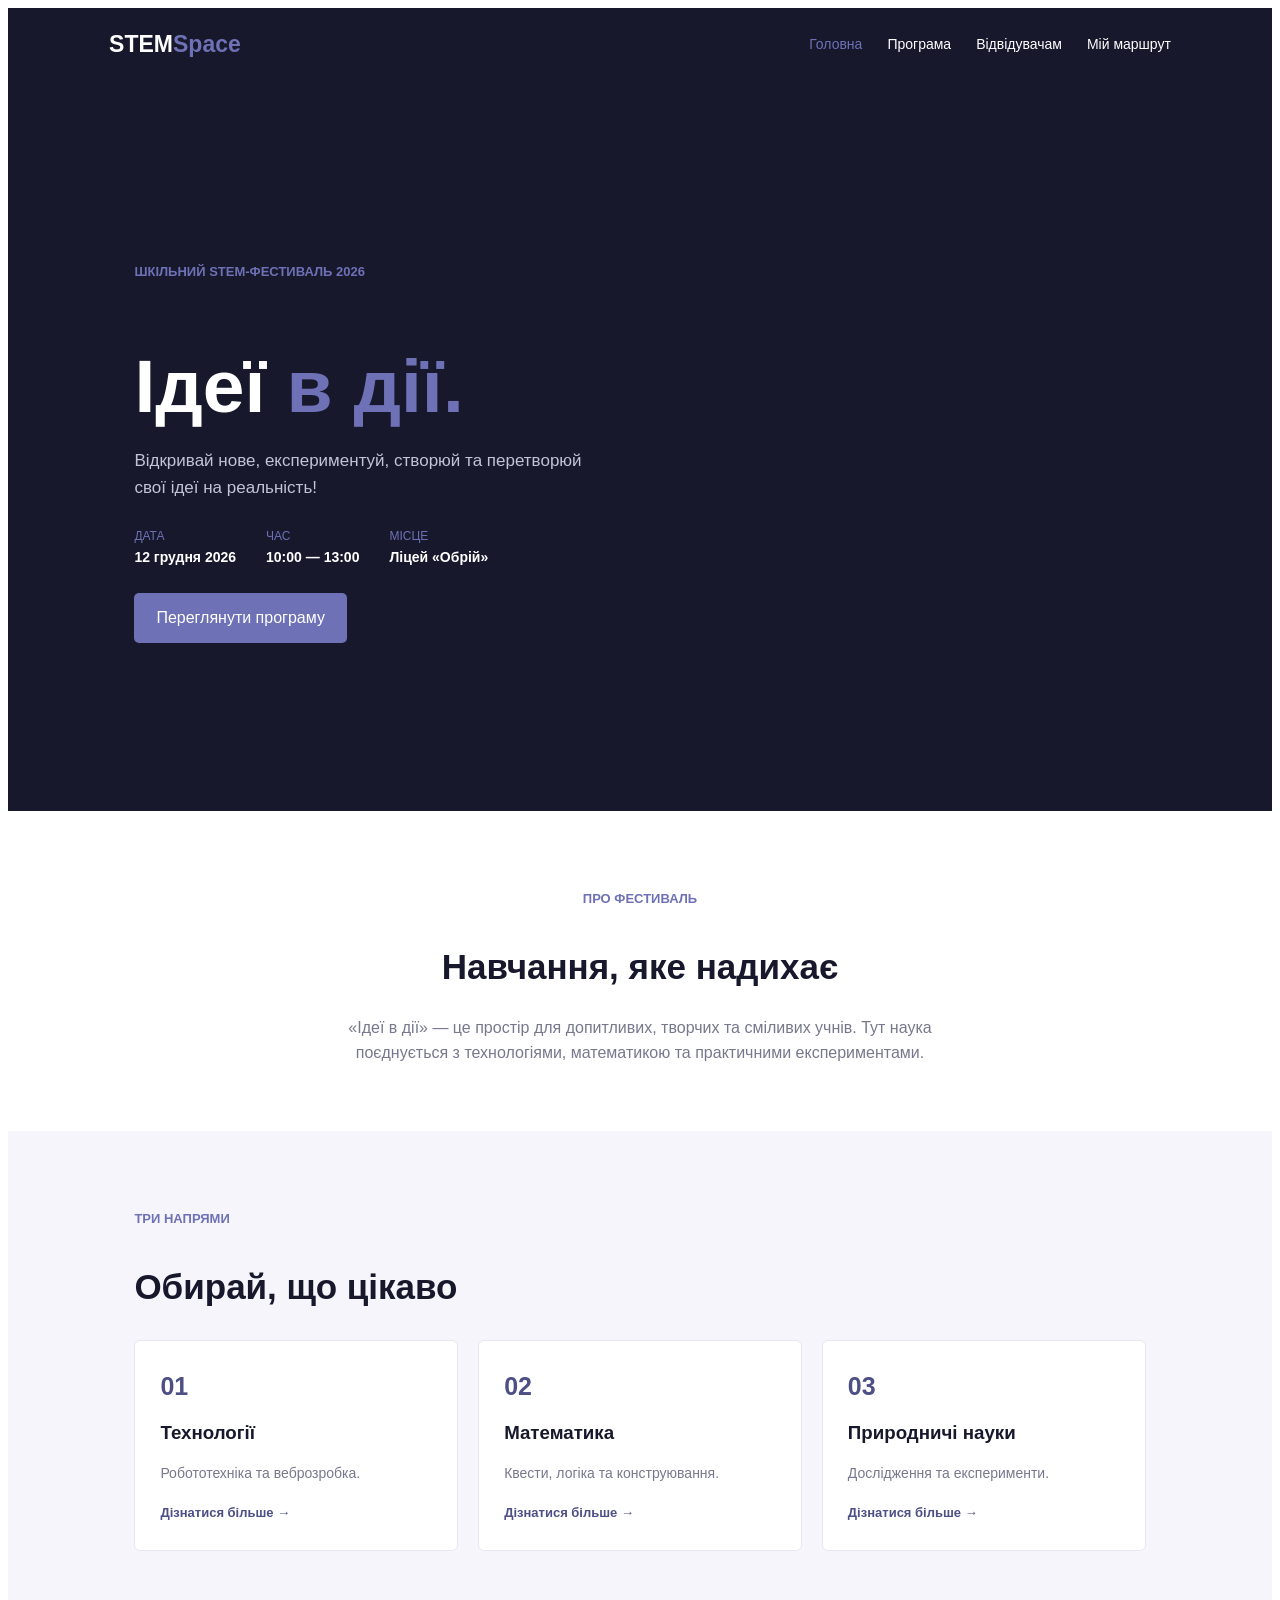
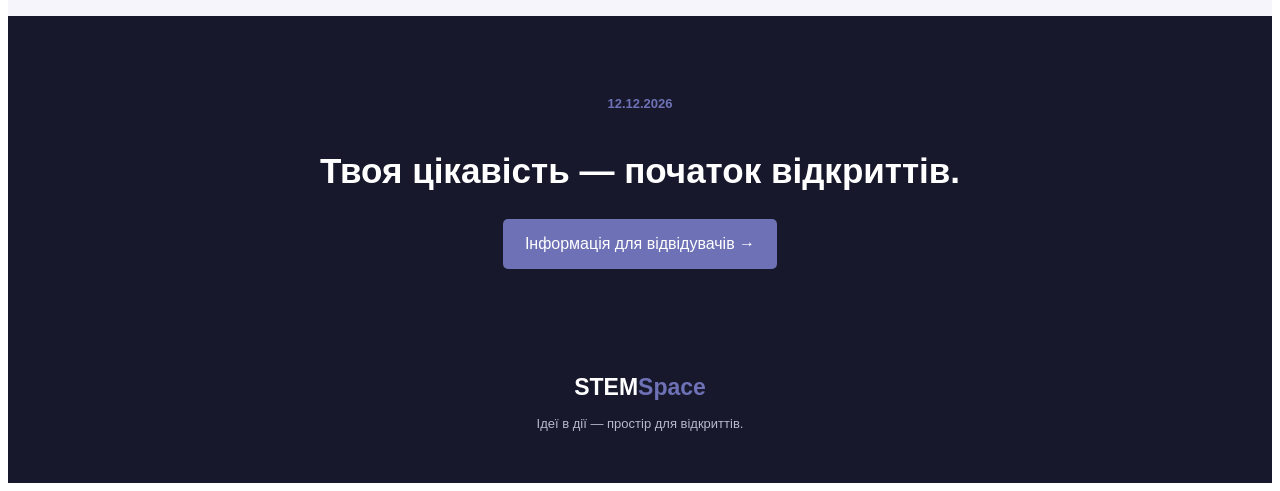
<file: index.html>
<!DOCTYPE html>
<html lang="uk">
<head>
    <meta charset="UTF-8">
    <meta name="viewport" content="width=device-width, initial-scale=1.0">
    <title>Ідеї в дії</title>
    <link rel="stylesheet" href="style.css">
</head>
<body>

<header>
    <a href="index.html" class="logo">STEM<span>Space</span></a>

    <nav>
        <a href="index.html" class="active">Головна</a>
        <a href="program.html">Програма</a>
        <a href="visitors.html">Відвідувачам</a>
        <a href="route.html">Мій маршрут</a>
    </nav>
</header>

<main>
    <section class="hero">
        <div class="hero-box">
            <p class="tag">ШКІЛЬНИЙ STEM-ФЕСТИВАЛЬ 2026</p>

            <h1>Ідеї <span>в дії.</span></h1>

            <p class="desc">
                Відкривай нове, експериментуй, створюй
                та перетворюй свої ідеї на реальність!
            </p>

            <div class="info">
                <div>
                    <span>ДАТА</span>
                    <strong>12 грудня 2026</strong>
                </div>

                <div>
                    <span>ЧАС</span>
                    <strong>10:00 — 13:00</strong>
                </div>

                <div>
                    <span>МІСЦЕ</span>
                    <strong>Ліцей «Обрій»</strong>
                </div>
            </div>

            <a href="program.html" class="btn">
                Переглянути програму 
            </a>
        </div>
    </section>

    <section class="about">
        <p class="tag">ПРО ФЕСТИВАЛЬ</p>

        <h2>Навчання, яке надихає</h2>

        <p>
            «Ідеї в дії» — це простір для допитливих,
            творчих та сміливих учнів. Тут наука
            поєднується з технологіями, математикою
            та практичними експериментами.
        </p>
    </section>

    <section class="directions">
        <p class="tag">ТРИ НАПРЯМИ</p>

        <h2>Обирай, що цікаво</h2>

        <div class="grid-cards">
            <a href="program.html#technology" class="card">
                <span>01</span>
                <h3>Технології</h3>
                <p>Робототехніка та веброзробка.</p>
                <b>Дізнатися більше →</b>
            </a>

            <a href="program.html#math" class="card">
                <span>02</span>
                <h3>Математика</h3>
                <p>Квести, логіка та конструювання.</p>
                <b>Дізнатися більше →</b>
            </a>

            <a href="program.html#science" class="card">
                <span>03</span>
                <h3>Природничі науки</h3>
                <p>Дослідження та експерименти.</p>
                <b>Дізнатися більше →</b>
            </a>
        </div>
    </section>

    <section class="cta">
        <p class="tag">12.12.2026</p>
        <h2>Твоя цікавість — початок відкриттів.</h2>
        <a href="visitors.html" class="btn">
            Інформація для відвідувачів →
        </a>
    </section>
</main>

<footer>
    <a href="index.html" class="logo">STEM<span>Space</span></a>
    <p>Ідеї в дії — простір для відкриттів.</p>
</footer>

</body>
</html>
</file>
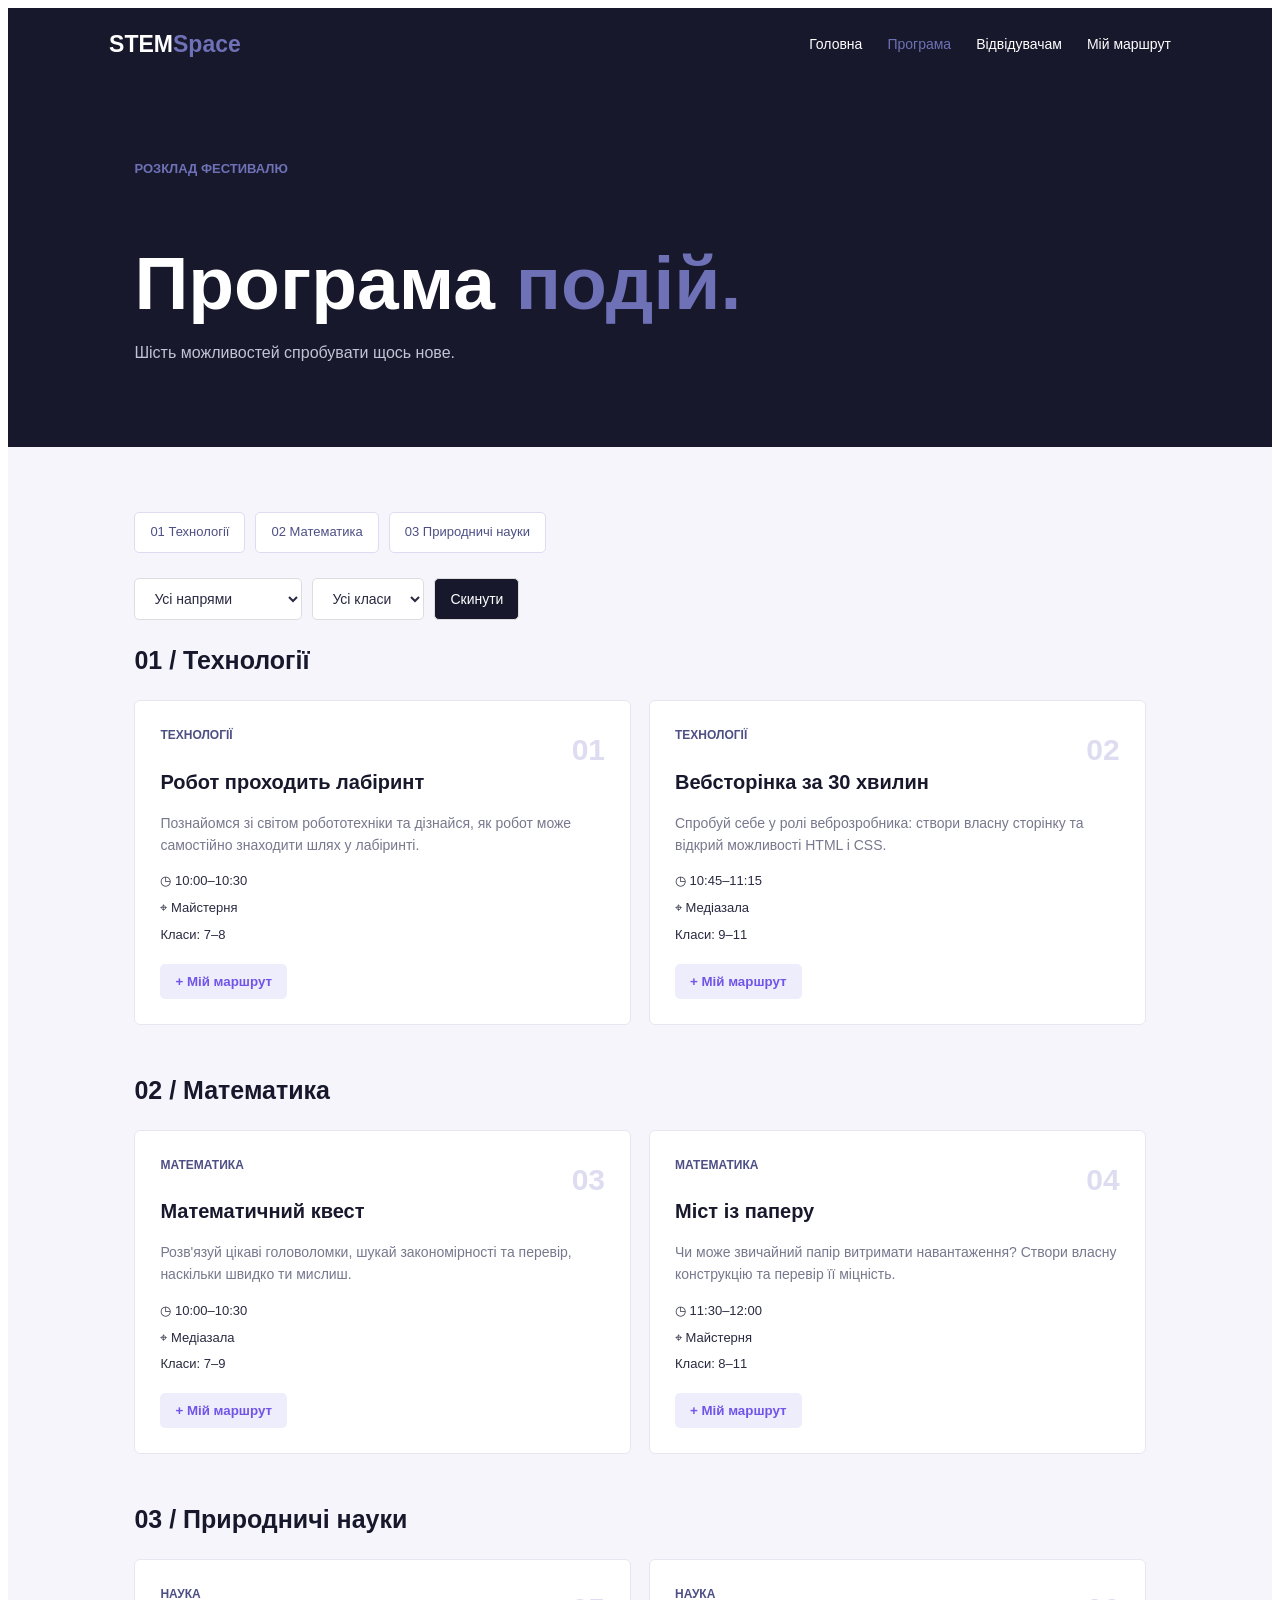
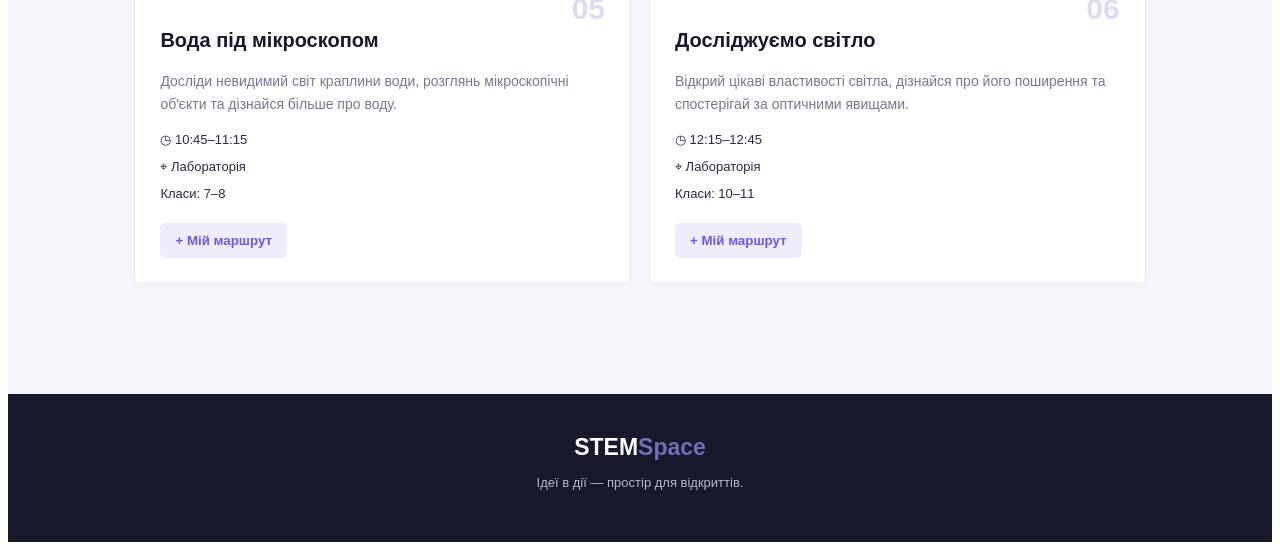
<file: program.html>
<!DOCTYPE html>
<html lang="uk">
<head>
    <meta charset="UTF-8">
    <meta name="viewport" content="width=device-width, initial-scale=1.0">
    <title>Програма — Ідеї в дії</title>
    <link rel="stylesheet" href="style.css">
</head>
<body>

<header>
    <a href="index.html" class="logo">STEM<span>Space</span></a>

    <nav>
        <a href="index.html">Головна</a>
        <a href="program.html" class="active">Програма</a>
        <a href="visitors.html">Відвідувачам</a>
        <a href="route.html">Мій маршрут</a>
    </nav>
</header>

<main>
    <section class="page-top">
        <p class="tag">РОЗКЛАД ФЕСТИВАЛЮ</p>
        <h1>Програма <span>подій.</span></h1>
        <p>Шість можливостей спробувати щось нове.</p>
    </section>

    <section class="program">
        <div class="dir-links">
            <a href="#technology">01 Технології</a>
            <a href="#math">02 Математика</a>
            <a href="#science">03 Природничі науки</a>
        </div>

        <div class="filters">
            <select id="directionFilter">
                <option value="all">Усі напрями</option>
                <option value="technology">Технології</option>
                <option value="math">Математика</option>
                <option value="science">Природничі науки</option>
            </select>

            <select id="classFilter">
                <option value="all">Усі класи</option>
                <option value="7">7 клас</option>
                <option value="8">8 клас</option>
                <option value="9">9 клас</option>
                <option value="10">10 клас</option>
                <option value="11">11 клас</option>
            </select>

            <button id="resetFilters">Скинути</button>
        </div>

        <p id="eventCounter" class="counter"></p>

        <div id="eventsContainer">

            <div class="group" id="technology">
                <h2>01 / Технології</h2>

                <div class="events-grid">

                    <article class="event-card"
                        data-direction="technology"
                        data-classes="7,8">
                        <span class="num">01</span>
                        <span class="label">ТЕХНОЛОГІЇ</span>
                        <h3>Робот проходить лабіринт</h3>
                        <p>
                            Познайомся зі світом робототехніки
                            та дізнайся, як робот може самостійно
                            знаходити шлях у лабіринті.
                        </p>
                        <div class="details">
                            <span>◷ 10:00–10:30</span>
                            <span>⌖ Майстерня</span>
                            <span>Класи: 7–8</span>
                        </div>
                        <button class="route-btn">+ Мій маршрут</button>
                    </article>

                    <article class="event-card"
                        data-direction="technology"
                        data-classes="9,10,11">
                        <span class="num">02</span>
                        <span class="label">ТЕХНОЛОГІЇ</span>
                        <h3>Вебсторінка за 30 хвилин</h3>
                        <p>
                            Спробуй себе у ролі веброзробника:
                            створи власну сторінку та відкрий
                            можливості HTML і CSS.
                        </p>
                        <div class="details">
                            <span>◷ 10:45–11:15</span>
                            <span>⌖ Медіазала</span>
                            <span>Класи: 9–11</span>
                        </div>
                        <button class="route-btn">+ Мій маршрут</button>
                    </article>

                </div>
            </div>

            <div class="group" id="math">
                <h2>02 / Математика</h2>

                <div class="events-grid">

                    <article class="event-card"
                        data-direction="math"
                        data-classes="7,8,9">
                        <span class="num">03</span>
                        <span class="label">МАТЕМАТИКА</span>
                        <h3>Математичний квест</h3>
                        <p>
                            Розв'язуй цікаві головоломки,
                            шукай закономірності та перевір,
                            наскільки швидко ти мислиш.
                        </p>
                        <div class="details">
                            <span>◷ 10:00–10:30</span>
                            <span>⌖ Медіазала</span>
                            <span>Класи: 7–9</span>
                        </div>
                        <button class="route-btn">+ Мій маршрут</button>
                    </article>

                    <article class="event-card"
                        data-direction="math"
                        data-classes="8,9,10,11">
                        <span class="num">04</span>
                        <span class="label">МАТЕМАТИКА</span>
                        <h3>Міст із паперу</h3>
                        <p>
                            Чи може звичайний папір витримати
                            навантаження? Створи власну
                            конструкцію та перевір її міцність.
                        </p>
                        <div class="details">
                            <span>◷ 11:30–12:00</span>
                            <span>⌖ Майстерня</span>
                            <span>Класи: 8–11</span>
                        </div>
                        <button class="route-btn">+ Мій маршрут</button>
                    </article>

                </div>
            </div>

            <div class="group" id="science">
                <h2>03 / Природничі науки</h2>

                <div class="events-grid">

                    <article class="event-card"
                        data-direction="science"
                        data-classes="7,8">
                        <span class="num">05</span>
                        <span class="label">НАУКА</span>
                        <h3>Вода під мікроскопом</h3>
                        <p>
                            Досліди невидимий світ краплини води,
                            розглянь мікроскопічні об'єкти
                            та дізнайся більше про воду.
                        </p>
                        <div class="details">
                            <span>◷ 10:45–11:15</span>
                            <span>⌖ Лабораторія</span>
                            <span>Класи: 7–8</span>
                        </div>
                        <button class="route-btn">+ Мій маршрут</button>
                    </article>

                    <article class="event-card"
                        data-direction="science"
                        data-classes="10,11">
                        <span class="num">06</span>
                        <span class="label">НАУКА</span>
                        <h3>Досліджуємо світло</h3>
                        <p>
                            Відкрий цікаві властивості світла,
                            дізнайся про його поширення
                            та спостерігай за оптичними явищами.
                        </p>
                        <div class="details">
                            <span>◷ 12:15–12:45</span>
                            <span>⌖ Лабораторія</span>
                            <span>Класи: 10–11</span>
                        </div>
                        <button class="route-btn">+ Мій маршрут</button>
                    </article>

                </div>
            </div>

        </div>

        <p id="noResults" class="empty-msg" hidden>
            Подій за такими параметрами не знайдено.
            Спробуй змінити фільтри.
        </p>
    </section>
</main>

<footer>
    <a href="index.html" class="logo">STEM<span>Space</span></a>
    <p>Ідеї в дії — простір для відкриттів.</p>
</footer>

<script src="script.js"></script>
</body>
</html>
</file>
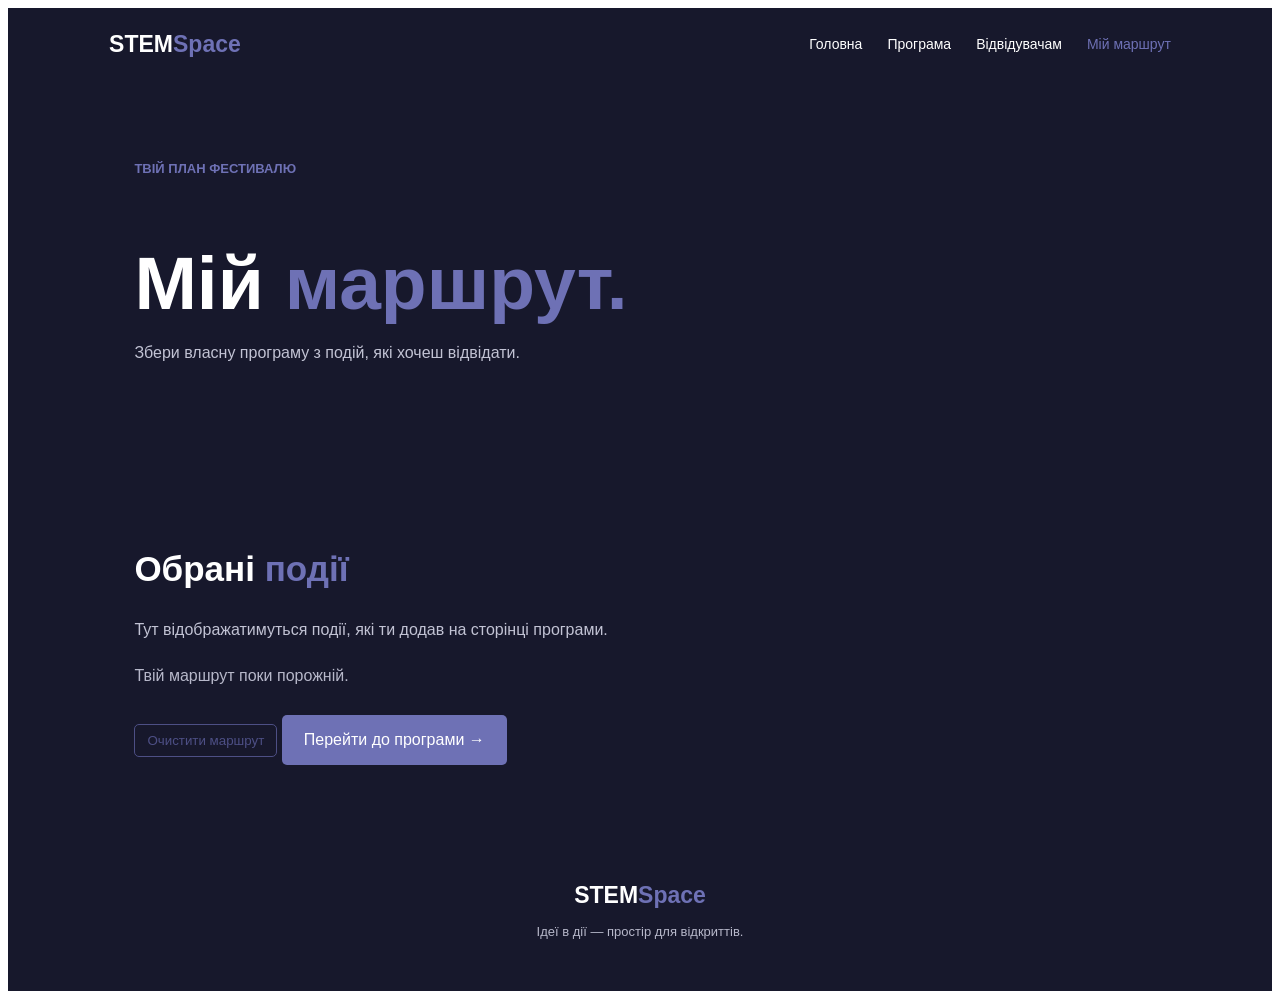
<file: route.html>
<!DOCTYPE html>
<html lang="uk">
<head>
    <meta charset="UTF-8">
    <meta name="viewport" content="width=device-width, initial-scale=1.0">
    <title>Мій маршрут — Ідеї в дії</title>
    <link rel="stylesheet" href="style.css">
</head>
<body>

<header>
    <a href="index.html" class="logo">STEM<span>Space</span></a>

    <nav>
        <a href="index.html">Головна</a>
        <a href="program.html">Програма</a>
        <a href="visitors.html">Відвідувачам</a>
        <a href="route.html" class="active">Мій маршрут</a>
    </nav>
</header>

<main>
    <section class="page-top">
        <p class="tag">ТВІЙ ПЛАН ФЕСТИВАЛЮ</p>
        <h1>Мій <span>маршрут.</span></h1>
        <p>
            Збери власну програму з подій,
            які хочеш відвідати.
        </p>
    </section>

    <section class="my-route-sec">
        <h2>Обрані <span>події</span></h2>

        <p class="route-desc">
            Тут відображатимуться події, які ти додав
            на сторінці програми.
        </p>

        <div id="myRouteList">
            <p class="empty-route">Твій маршрут поки порожній.</p>
        </div>

        <button id="clearRoute" class="clear-btn">
            Очистити маршрут
        </button>

        <a href="program.html" class="btn">
            Перейти до програми →
        </a>
    </section>
</main>

<footer>
    <a href="index.html" class="logo">STEM<span>Space</span></a>
    <p>Ідеї в дії — простір для відкриттів.</p>
</footer>

<script src="script.js"></script>
</body>
</html>
</file>
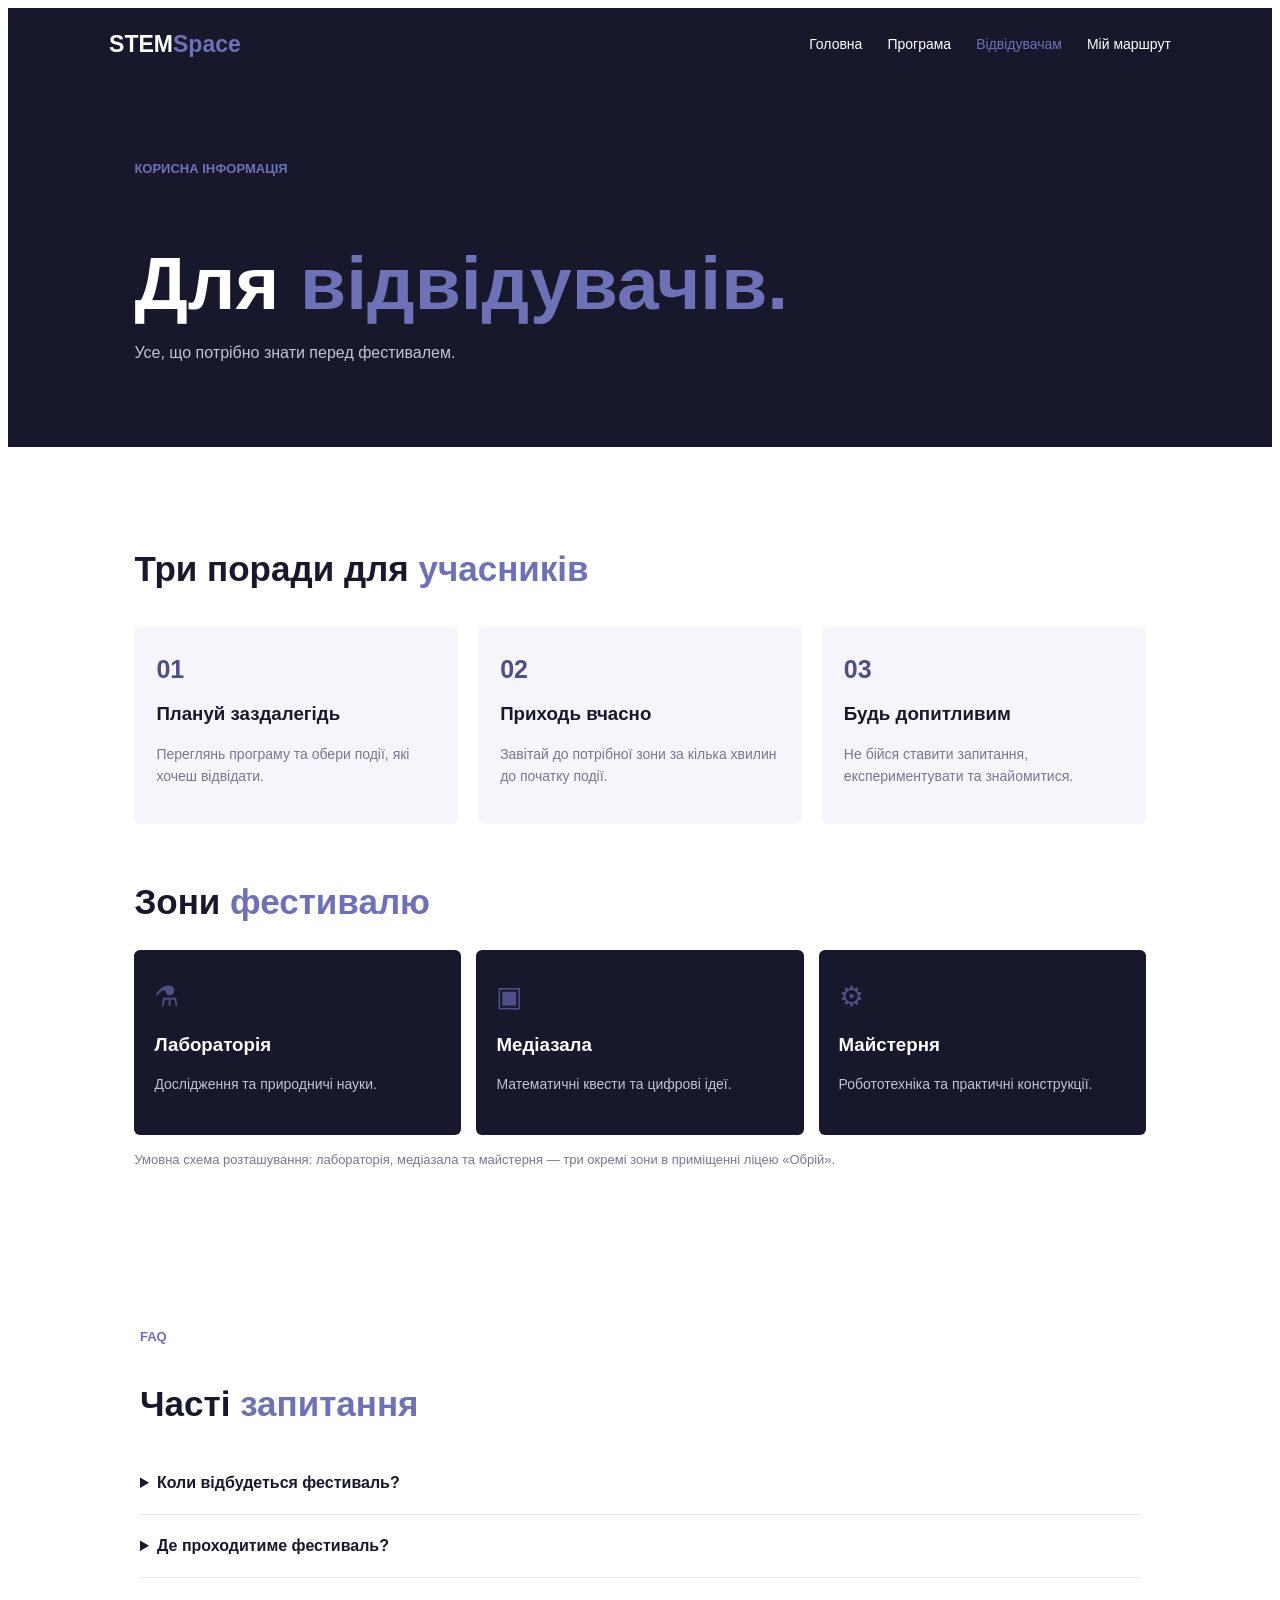
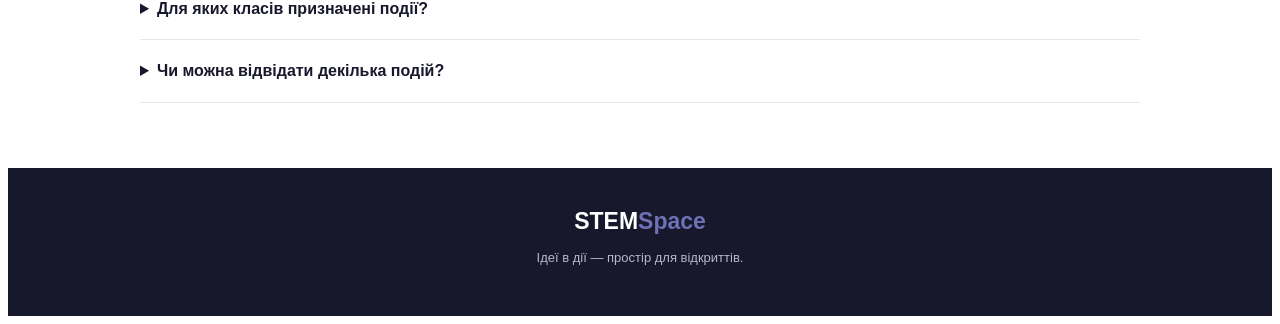
<file: visitors.html>
<!DOCTYPE html>
<html lang="uk">
<head>
    <meta charset="UTF-8">
    <meta name="viewport" content="width=device-width, initial-scale=1.0">
    <title>Відвідувачам — Ідеї в дії</title>
    <link rel="stylesheet" href="style.css">
</head>
<body>

<header>
    <a href="index.html" class="logo">STEM<span>Space</span></a>

    <nav>
        <a href="index.html">Головна</a>
        <a href="program.html">Програма</a>
        <a href="visitors.html" class="active">Відвідувачам</a>
        <a href="route.html">Мій маршрут</a>
    </nav>
</header>

<main>
    <section class="page-top">
        <p class="tag">КОРИСНА ІНФОРМАЦІЯ</p>
        <h1>Для <span>відвідувачів.</span></h1>
        <p>Усе, що потрібно знати перед фестивалем.</p>
    </section>

    <section class="visitors">
        <h2>Три поради для <span>учасників</span></h2>

        <div class="tips">
            <div class="tip">
                <span>01</span>
                <h3>Плануй заздалегідь</h3>
                <p>
                    Переглянь програму та обери події,
                    які хочеш відвідати.
                </p>
            </div>

            <div class="tip">
                <span>02</span>
                <h3>Приходь вчасно</h3>
                <p>
                    Завітай до потрібної зони за кілька
                    хвилин до початку події.
                </p>
            </div>

            <div class="tip">
                <span>03</span>
                <h3>Будь допитливим</h3>
                <p>
                    Не бійся ставити запитання,
                    експериментувати та знайомитися.
                </p>
            </div>
        </div>

        <h2>Зони <span>фестивалю</span></h2>

        <div class="zones">
            <div class="zone">
                <span>⚗</span>
                <h3>Лабораторія</h3>
                <p>Дослідження та природничі науки.</p>
            </div>

            <div class="zone">
                <span>▣</span>
                <h3>Медіазала</h3>
                <p>Математичні квести та цифрові ідеї.</p>
            </div>

            <div class="zone">
                <span>⚙</span>
                <h3>Майстерня</h3>
                <p>Робототехніка та практичні конструкції.</p>
            </div>
        </div>

        <p class="zone-note">
            Умовна схема розташування: лабораторія,
            медіазала та майстерня — три окремі зони
            в приміщенні ліцею «Обрій».
        </p>
    </section>

    <section class="faq">
        <p class="tag">FAQ</p>
        <h2>Часті <span>запитання</span></h2>

        <details>
            <summary>Коли відбудеться фестиваль?</summary>
            <p>12 грудня 2026 року з 10:00 до 13:00.</p>
        </details>

        <details>
            <summary>Де проходитиме фестиваль?</summary>
            <p>У ліцеї «Обрій».</p>
        </details>

        <details>
            <summary>Для яких класів призначені події?</summary>
            <p>
                Програма розрахована на учнів 7–11 класів.
                Для кожної події вказано рекомендовані класи.
            </p>
        </details>

        <details>
            <summary>Чи можна відвідати декілька подій?</summary>
            <p>
                Так, але звертай увагу на час проведення,
                щоб не пропустити початок наступної події.
            </p>
        </details>
    </section>
</main>

<footer>
    <a href="index.html" class="logo">STEM<span>Space</span></a>
    <p>Ідеї в дії — простір для відкриттів.</p>
</footer>

</body>
</html>
</file>
<file: style.css>
<<<<<<< HEAD
* {
    margin: 0;
    padding: 0;
    box-sizing: border-box;
    scroll-behavior: smooth;
}

body {
    font-family: Arial, sans-serif;
    background: white;
    color: #292a40;
    line-height: 1.6;
}

header {
    background: #17182c;
    color: white;
    padding: 18px 8%;
    display: flex;
    align-items: center;
    justify-content: space-between;
    position: sticky;
    top: 0;
    z-index: 100;
}

.logo {
    color: white;
    font-size: 23px;
    font-weight: bold;
    text-decoration: none;
}

.logo span {
    color: #6e71b5;
}

nav {
    display: flex;
    gap: 25px;
}

nav a {
    color: white;
    text-decoration: none;
    font-size: 14px;
}

nav a:hover,
nav a.active {
    color: #6e71b5;
}

/* ФОКУС */

a:focus-visible,
button:focus-visible,
select:focus-visible,
summary:focus-visible {
    outline: 3px solid #6e71b5;
    outline-offset: 4px;
}

.hero {
    background: #17182c;
    color: white;
    padding: 90px 10%;
    min-height: 550px;
    display: flex;
    align-items: center;
    justify-content: space-between;
}

.hero-box {
    max-width: 650px;
}

.tag {
    color: #6e71b5;
    font-size: 13px;
    margin-bottom: 15px;
    font-weight: bold;
}

.hero h1,
.page-top h1 {
    font-size: clamp(45px, 7vw, 75px);
    line-height: 1.1;
    margin-bottom: 20px;
}

.hero h1 span,
h2 span,
.page-top h1 span {
    color: #6e71b5;
}

.desc {
    color: #c2c3d4;
    font-size: 17px;
    max-width: 480px;
    margin-bottom: 25px;
}

.info {
    display: flex;
    flex-wrap: wrap;
    gap: 30px;
    margin-bottom: 25px;
}

.info div {
    display: flex;
    flex-direction: column;
}

.info span {
    font-size: 12px;
    color: #6e71b5;
}

.info strong {
    font-size: 14px;
}

.btn {
    display: inline-block;
    background: #6e71b5;
    color: white;
    padding: 12px 22px;
    border-radius: 5px;
    text-decoration: none;
}

.btn:hover {
    background: #4d4f85;
}

section:not(.hero) {
    padding: 65px 10%;
}

h2 {
    font-size: 35px;
    color: #17182c;
    margin-bottom: 20px;
}

.about {
    text-align: center;
    max-width: 1000px;
    margin: auto;
}

.about > p:last-child {
    max-width: 650px;
    margin: auto;
    color: #77788d;
}

.directions {
    background: #f5f5fb;
}

.grid-cards {
    display: grid;
    grid-template-columns: repeat(3, 1fr);
    gap: 20px;
    margin-top: 25px;
}

.card {
    background: white;
    border: 1px solid #e8e7f1;
    padding: 25px;
    text-decoration: none;
    color: #292a40;
    border-radius: 6px;
}

.card:hover {
    border-color: #4d4f85;
}

.card span {
    color: #4d4f85;
    font-size: 25px;
    font-weight: bold;
}

.card h3 {
    color: #17182c;
    margin: 12px 0;
}

.card p {
    color: #77788d;
    font-size: 14px;
    margin-bottom: 15px;
}

.card b {
    color: #4d4f85;
    font-size: 13px;
}

.cta {
    text-align: center;
    background: #17182c;
    color: white;
}

.cta h2 {
    color: white;
}

.page-top {
    background: #17182c;
    color: white;
    padding: 65px 10% !important;
}

.page-top h1 {
    margin-bottom: 15px;
}

.page-top > p:last-child {
    color: #c2c3d4;
}

.program {
    background: #f5f5fb;
}

.dir-links {
    display: flex;
    gap: 10px;
    flex-wrap: wrap;
    margin-bottom: 25px;
}

.dir-links a {
    text-decoration: none;
    color: #4d4f85;
    background: white;
    border: 1px solid #dedcf0;
    padding: 9px 15px;
    border-radius: 5px;
    font-size: 13px;
}

.dir-links a:hover {
    background: #4d4f85;
    color: white;
}

.filters {
    display: flex;
    gap: 10px;
    margin-bottom: 20px;
    flex-wrap: wrap;
}

.filters select,
.filters button {
    padding: 11px 15px;
    border: 1px solid #ddd;
    border-radius: 5px;
    background: white;
    font-size: 14px;
    color: #292a40;
}

.filters button {
    background: #17182c;
    color: white;
    cursor: pointer;
}

.counter {
    color: #77788d;
    margin-bottom: 20px;
    font-size: 14px;
}

.group {
    margin-bottom: 45px;
    scroll-margin-top: 100px;
}

.group h2 {
    font-size: 25px;
}

.events-grid {
    display: grid;
    grid-template-columns: repeat(2, 1fr);
    gap: 18px;
}

.event-card {
    background: white;
    border: 1px solid #e8e7f1;
    border-radius: 6px;
    padding: 25px;
}

.num {
    float: right;
    color: #dedcf0;
    font-size: 30px;
    font-weight: bold;
}

.label {
    display: block;
    color: #4d4f85;
    font-size: 12px;
    font-weight: bold;
    margin-bottom: 10px;
}

.event-card h3 {
    font-size: 20px;
    color: #17182c;
    margin-bottom: 10px;
}

.event-card > p {
    color: #77788d;
    font-size: 14px;
    margin-bottom: 15px;
}

.details {
    display: flex;
    flex-direction: column;
    gap: 6px;
    font-size: 13px;
    margin-bottom: 18px;
}

.route-btn {
    padding: 10px 15px;
    background: #eeedfb;
    color: #7255e8;
    border: none;
    border-radius: 5px;
    cursor: pointer;
    font-weight: bold;
}

.route-btn:hover,
.route-btn.active {
    background: #4d4f85;
    color: white;
}

.empty-msg {
    padding: 25px;
    text-align: center;
    color: #77788d;
    background: white;
    border-radius: 6px;
}

.my-route-sec {
    background: #17182c;
    color: white;
}

.my-route-sec h2 {
    color: white;
}

.route-desc {
    color: #c2c3d4;
    margin-bottom: 20px;
}

#myRouteList {
    margin-top: 20px;
}

.route-item {
    background: #292a46;
    border: 1px solid #454660;
    border-radius: 5px;
    padding: 15px;
    margin-bottom: 10px;
    display: flex;
    justify-content: space-between;
    align-items: center;
    gap: 15px;
}

.route-item p {
    font-size: 14px;
}

.remove-button,
.clear-btn {
    border: 1px solid #4d4f85;
    background: transparent;
    color: #4d4f85;
    padding: 8px 12px;
    border-radius: 5px;
    cursor: pointer;
}

.remove-button:hover,
.clear-btn:hover {
    background: #4d4f85;
    color: #17182c;
}

.empty-route {
    color: #b7b8ca;
}

.clear-btn {
    margin: 20px 0;
}

.tips {
    display: grid;
    grid-template-columns: repeat(3, 1fr);
    gap: 20px;
    margin: 30px 0 50px;
}

.tip {
    background: #f5f5fb;
    padding: 22px;
    border-radius: 6px;
}

.tip > span {
    color: #4d4f85;
    font-size: 25px;
    font-weight: bold;
}

.tip h3 {
    margin: 10px 0;
    color: #17182c;
}

.tip p,
.zone p {
    color: #77788d;
    font-size: 14px;
}

.zones {
    display: grid;
    grid-template-columns: repeat(3, 1fr);
    gap: 15px;
}

.zone {
    background: #17182c;
    color: white;
    padding: 25px 20px;
    border-radius: 6px;
}

.zone span {
    color: #4d4f85;
    font-size: 28px;
}

.zone h3 {
    margin: 10px 0;
}

.zone p {
    color: #c2c3d4;
}

.zone-note {
    color: #77788d;
    font-size: 13px;
    margin-top: 15px;
}

.faq {
    max-width: 1000px;
    margin: auto;
}

.faq details {
    border-bottom: 1px solid #e5e5ed;
    padding: 18px 0;
}

.faq summary {
    cursor: pointer;
    font-weight: bold;
    color: #17182c;
}

.faq details p {
    color: #77788d;
    padding-top: 12px;
}

footer {
    background: #17182c;
    color: white;
    text-align: center;
    padding: 35px 15px;
}

footer p {
    color: #b7b8ca;
    font-size: 13px;
    margin-top: 8px;
}

[hidden] {
    display: none !important;
}

/* ПЛАНШЕТИ */

@media (max-width: 800px) {
    header {
        flex-direction: column;
        gap: 12px;
    }

    nav {
        gap: 15px;
        flex-wrap: wrap;
        justify-content: center;
    }

    .hero {
        padding: 65px 7%;
    }

    section:not(.hero) {
        padding: 50px 7%;
    }

    .page-top {
        padding: 55px 7% !important;
    }

    .grid-cards {
        grid-template-columns: 1fr;
    }
}

/* ТЕЛЕФОНИ */

@media (max-width: 500px) {
    header {
        padding: 18px 10px;
    }

    nav {
        gap: 12px;
    }

    nav a {
        font-size: 12px;
    }

    .hero {
        min-height: auto;
        padding: 55px 7%;
    }

    .hero h1 {
        font-size: 48px;
    }

    .desc {
        font-size: 15px;
    }

    .info {
        gap: 18px;
    }

    .info strong {
        font-size: 12px;
    }

    section:not(.hero) {
        padding: 45px 6%;
    }

    .page-top {
        padding: 45px 6% !important;
    }

    .events-grid,
    .tips,
    .zones {
        grid-template-columns: 1fr;
    }

    .event-card {
        padding: 20px;
    }

    .filters {
        flex-direction: column;
    }

    .filters select,
    .filters button {
        width: 100%;
    }

    .route-item {
        align-items: flex-start;
        flex-direction: column;
    }
}
</file>
